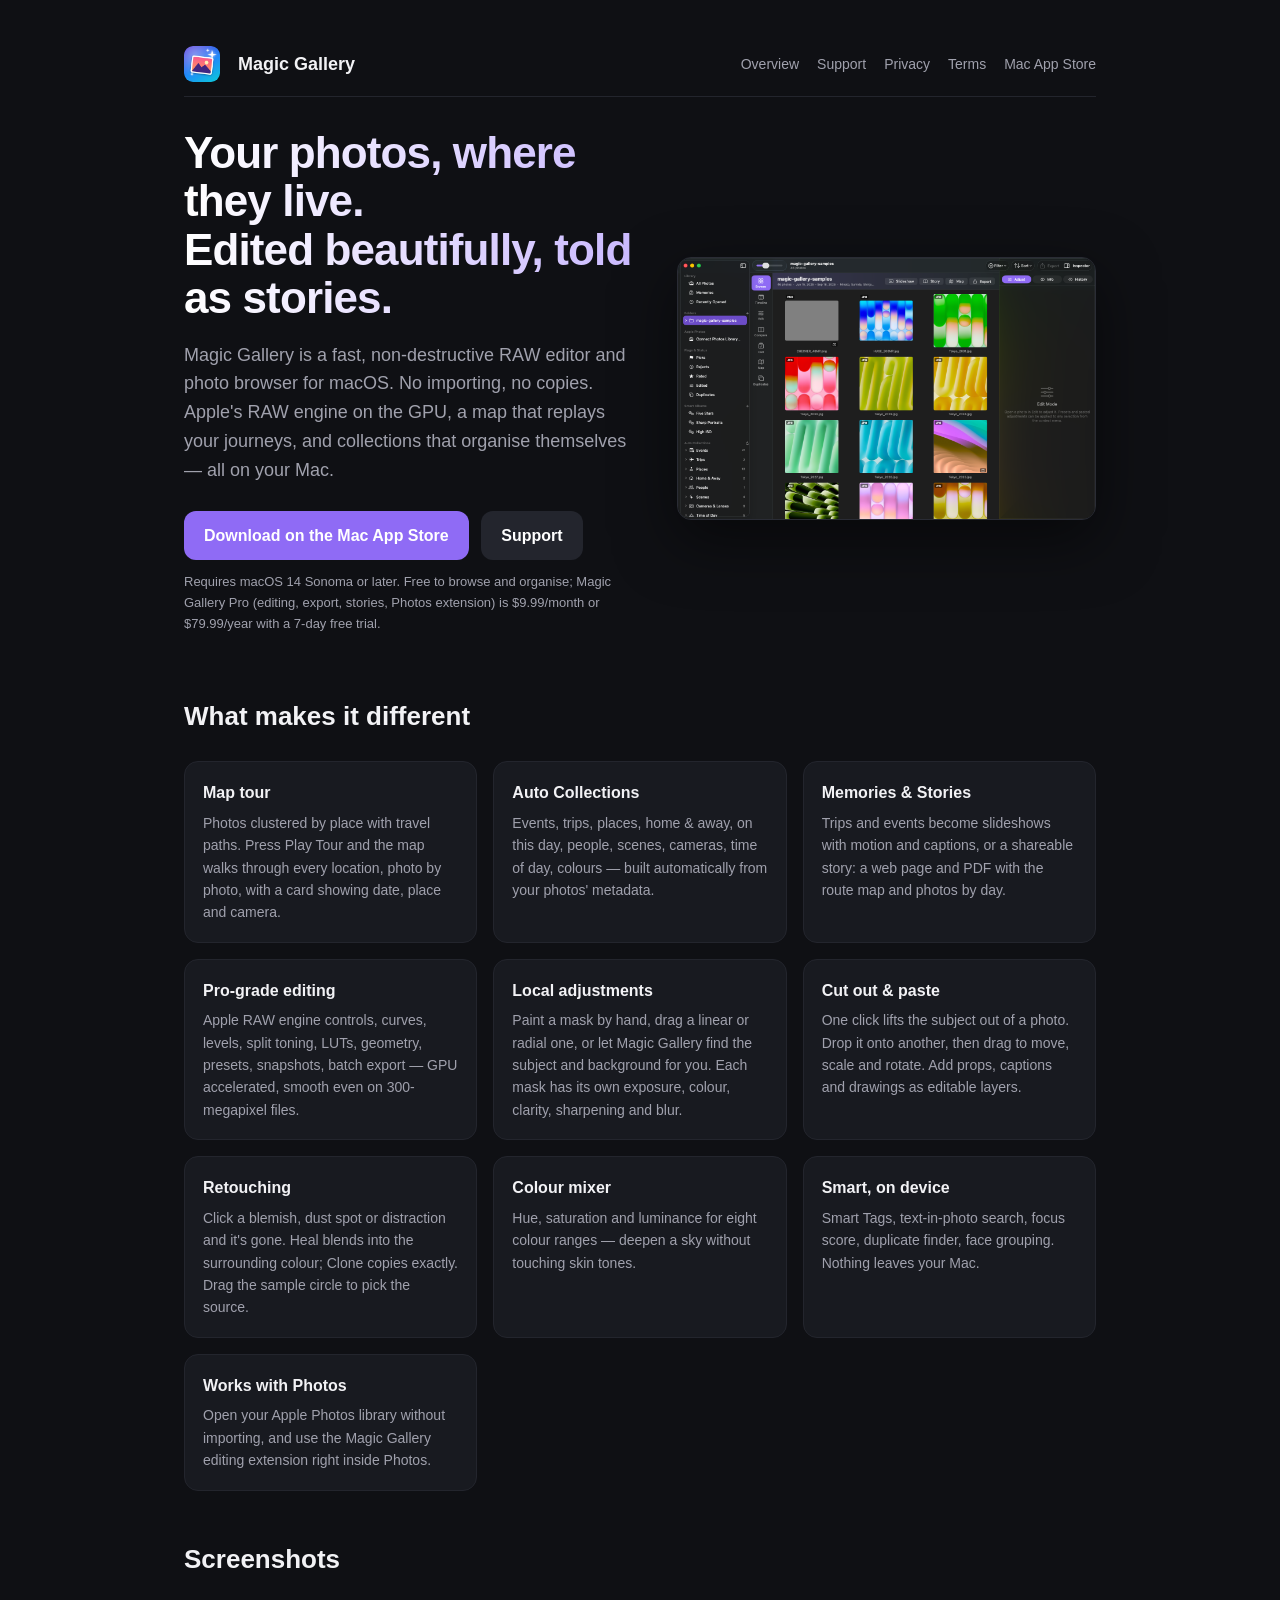
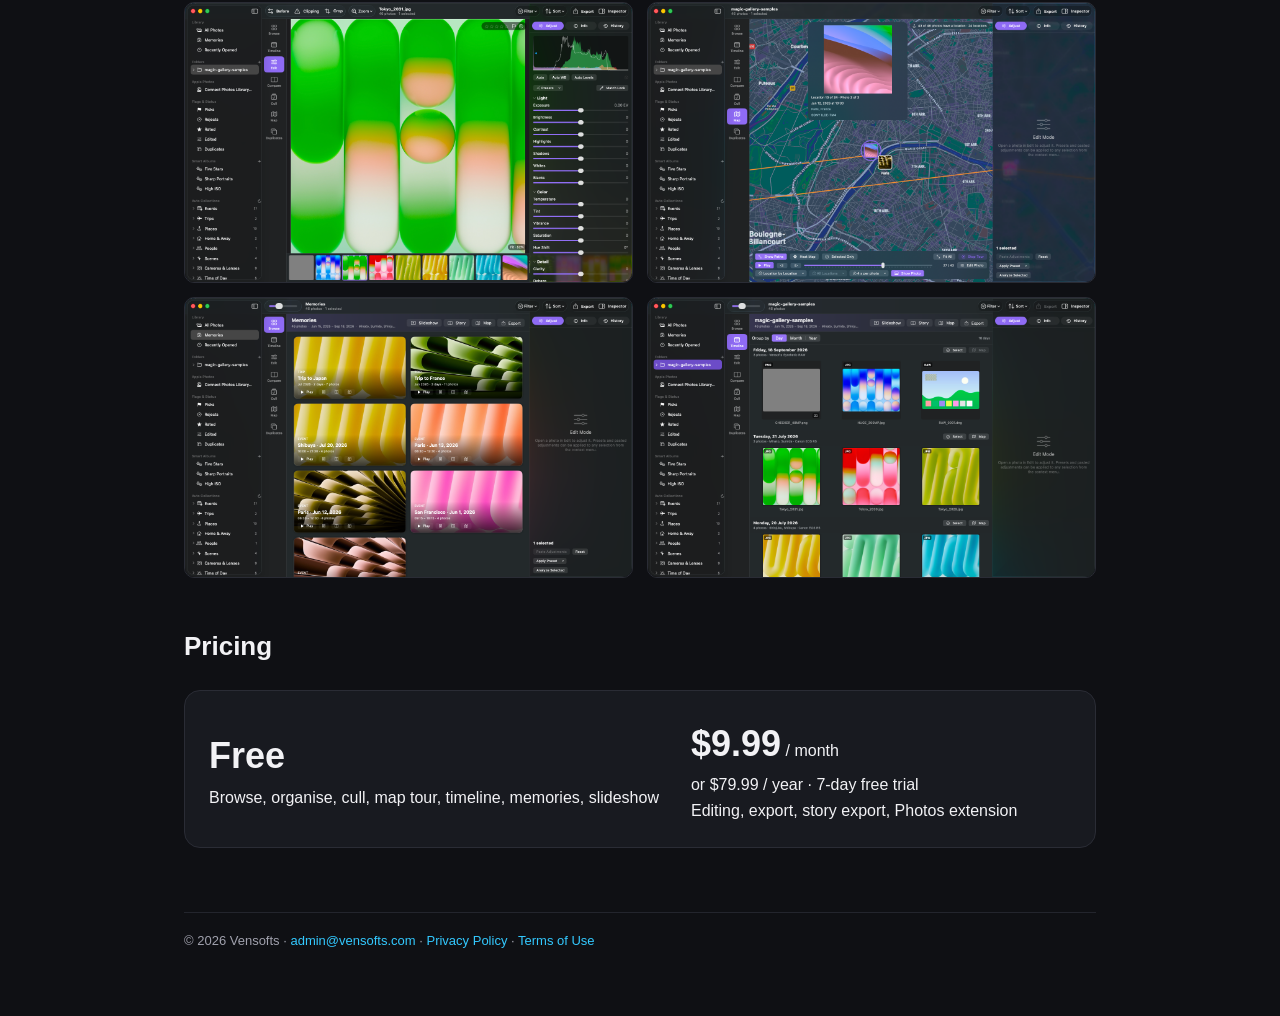
<file: docs/index.html>
<!DOCTYPE html>
<html lang="en">

<head>
  <meta charset="utf-8">
  <meta name="viewport" content="width=device-width,initial-scale=1">
  <title>Magic Gallery — RAW editor & photo browser for Mac</title>
  <meta name="description"
    content="Magic Gallery browses and edits RAW and JPEG photos where they live, with a map tour, auto collections, memories, stories and on-device smart search. By Vensofts.">
  <link rel="icon" href="assets/icon.png">
  <link rel="stylesheet" href="style.css">
</head>

<body>
  <div class="wrap">
    <nav><img src="assets/icon.png" alt=""><span class="brand">Magic Gallery</span><a href="index.html">Overview</a><a
        href="support.html">Support</a><a href="privacy.html">Privacy</a><a href="terms.html">Terms</a><a
        href="https://apps.apple.com/app/id0000000000">Mac App Store</a></nav>
    <section class="hero">
      <div>
        <h1>Your photos, where they live.<br>Edited beautifully, told as stories.</h1>
        <p>Magic Gallery is a fast, non-destructive RAW editor and photo browser for macOS. No importing, no copies.
          Apple's RAW engine on the GPU, a map that replays your journeys, and collections that organise themselves —
          all on your Mac.</p>
        <a class="btn" href="https://apps.apple.com/us/app/magic-gallery-on-map/id6814597122?mt=12">Download on the Mac
          App Store</a>
        <a class="btn secondary" href="support.html">Support</a>
        <p style="font-size:13px;margin-top:12px">Requires macOS 14 Sonoma or later. Free to browse and organise; Magic
          Gallery Pro (editing, export, stories, Photos extension) is $9.99/month or $79.99/year with a 7-day free
          trial.</p>
      </div>
      <img src="assets/screenshot-browse.png" alt="Magic Gallery browse view">
    </section>
    <h2>What makes it different</h2>
    <div class="grid">
      <div class="card">
        <h3>Map tour</h3>
        <p>Photos clustered by place with travel paths. Press Play Tour and the map walks through every location, photo
          by photo, with a card showing date, place and camera.</p>
      </div>
      <div class="card">
        <h3>Auto Collections</h3>
        <p>Events, trips, places, home &amp; away, on this day, people, scenes, cameras, time of day, colours — built
          automatically from your photos' metadata.</p>
      </div>
      <div class="card">
        <h3>Memories &amp; Stories</h3>
        <p>Trips and events become slideshows with motion and captions, or a shareable story: a web page and PDF with
          the route map and photos by day.</p>
      </div>
      <div class="card">
        <h3>Pro-grade editing</h3>
        <p>Apple RAW engine controls, curves, levels, split toning, LUTs, geometry, presets, snapshots, batch export —
          GPU accelerated, smooth even on 300-megapixel files.</p>
      </div>
      <div class="card">
        <h3>Local adjustments</h3>
        <p>Paint a mask by hand, drag a linear or radial one, or let Magic Gallery find the subject and background for
          you. Each mask has its own exposure, colour, clarity, sharpening and blur.</p>
      </div>
      <div class="card">
        <h3>Cut out &amp; paste</h3>
        <p>One click lifts the subject out of a photo. Drop it onto another, then drag to move, scale and rotate. Add
          props, captions and drawings as editable layers.</p>
      </div>
      <div class="card">
        <h3>Retouching</h3>
        <p>Click a blemish, dust spot or distraction and it's gone. Heal blends into the surrounding colour; Clone
          copies exactly. Drag the sample circle to pick the source.</p>
      </div>
      <div class="card">
        <h3>Colour mixer</h3>
        <p>Hue, saturation and luminance for eight colour ranges — deepen a sky without touching skin tones.</p>
      </div>
      <div class="card">
        <h3>Smart, on device</h3>
        <p>Smart Tags, text-in-photo search, focus score, duplicate finder, face grouping. Nothing leaves your Mac.</p>
      </div>
      <div class="card">
        <h3>Works with Photos</h3>
        <p>Open your Apple Photos library without importing, and use the Magic Gallery editing extension right inside
          Photos.</p>
      </div>
    </div>
    <h2>Screenshots</h2>
    <div class="shots">
      <img src="assets/screenshot-edit.png" alt="Editing"><img src="assets/screenshot-map.png" alt="Map tour">
      <img src="assets/screenshot-memories.png" alt="Memories"><img src="assets/screenshot-timeline.png" alt="Timeline">
    </div>
    <h2>Pricing</h2>
    <div class="price">
      <div><b>Free</b><br>Browse, organise, cull, map tour, timeline, memories, slideshow</div>
      <div><b>$9.99</b> / month<br>or $79.99 / year · 7-day free trial<br>Editing, export, story export, Photos
        extension</div>
    </div>
    <footer>© 2026 Vensofts · <a href="mailto:admin@vensofts.com">admin@vensofts.com</a> · <a
        href="privacy.html">Privacy Policy</a> · <a href="terms.html">Terms of Use</a></footer>
  </div>
</body>

</html>
</file>
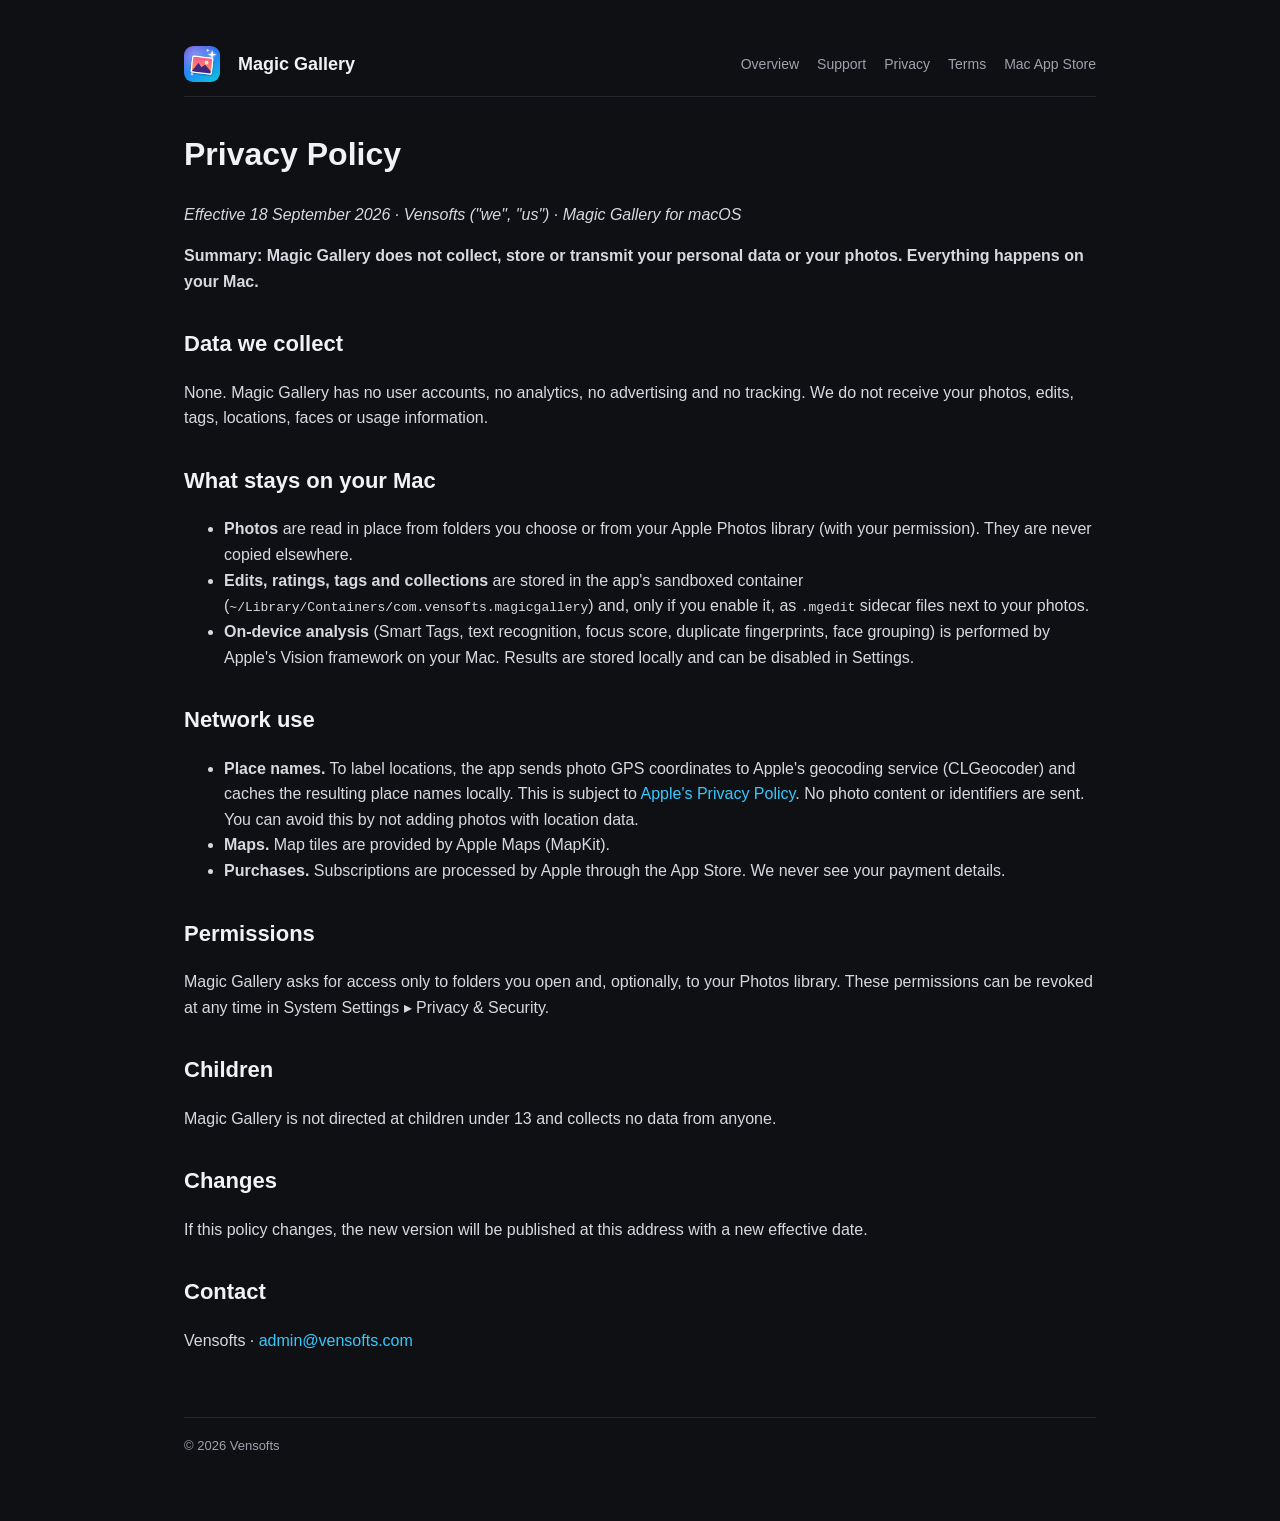
<file: docs/privacy.html>
<!DOCTYPE html><html lang="en"><head><meta charset="utf-8"><meta name="viewport" content="width=device-width,initial-scale=1"><title>Magic Gallery — Privacy Policy</title><link rel="icon" href="assets/icon.png"><link rel="stylesheet" href="style.css"></head><body><div class="wrap doc">
<nav><img src="assets/icon.png" alt=""><span class="brand">Magic Gallery</span><a href="index.html">Overview</a><a href="support.html">Support</a><a href="privacy.html">Privacy</a><a href="terms.html">Terms</a><a href="https://apps.apple.com/app/id0000000000">Mac App Store</a></nav>
<h1>Privacy Policy</h1>
<p><i>Effective 18 September 2026 · Vensofts ("we", "us") · Magic Gallery for macOS</i></p>
<p><b>Summary: Magic Gallery does not collect, store or transmit your personal data or your photos. Everything happens on your Mac.</b></p>
<h2>Data we collect</h2>
<p>None. Magic Gallery has no user accounts, no analytics, no advertising and no tracking. We do not receive your photos, edits, tags, locations, faces or usage information.</p>
<h2>What stays on your Mac</h2>
<ul>
<li><b>Photos</b> are read in place from folders you choose or from your Apple Photos library (with your permission). They are never copied elsewhere.</li>
<li><b>Edits, ratings, tags and collections</b> are stored in the app's sandboxed container (<code>~/Library/Containers/com.vensofts.magicgallery</code>) and, only if you enable it, as <code>.mgedit</code> sidecar files next to your photos.</li>
<li><b>On-device analysis</b> (Smart Tags, text recognition, focus score, duplicate fingerprints, face grouping) is performed by Apple's Vision framework on your Mac. Results are stored locally and can be disabled in Settings.</li>
</ul>
<h2>Network use</h2>
<ul>
<li><b>Place names.</b> To label locations, the app sends photo GPS coordinates to Apple's geocoding service (CLGeocoder) and caches the resulting place names locally. This is subject to <a href="https://www.apple.com/legal/privacy/">Apple's Privacy Policy</a>. No photo content or identifiers are sent. You can avoid this by not adding photos with location data.</li>
<li><b>Maps.</b> Map tiles are provided by Apple Maps (MapKit).</li>
<li><b>Purchases.</b> Subscriptions are processed by Apple through the App Store. We never see your payment details.</li>
</ul>
<h2>Permissions</h2>
<p>Magic Gallery asks for access only to folders you open and, optionally, to your Photos library. These permissions can be revoked at any time in System Settings ▸ Privacy &amp; Security.</p>
<h2>Children</h2><p>Magic Gallery is not directed at children under 13 and collects no data from anyone.</p>
<h2>Changes</h2><p>If this policy changes, the new version will be published at this address with a new effective date.</p>
<h2>Contact</h2><p>Vensofts · <a href="mailto:admin@vensofts.com">admin@vensofts.com</a></p>
<footer>© 2026 Vensofts</footer>
</div></body></html>
</file>
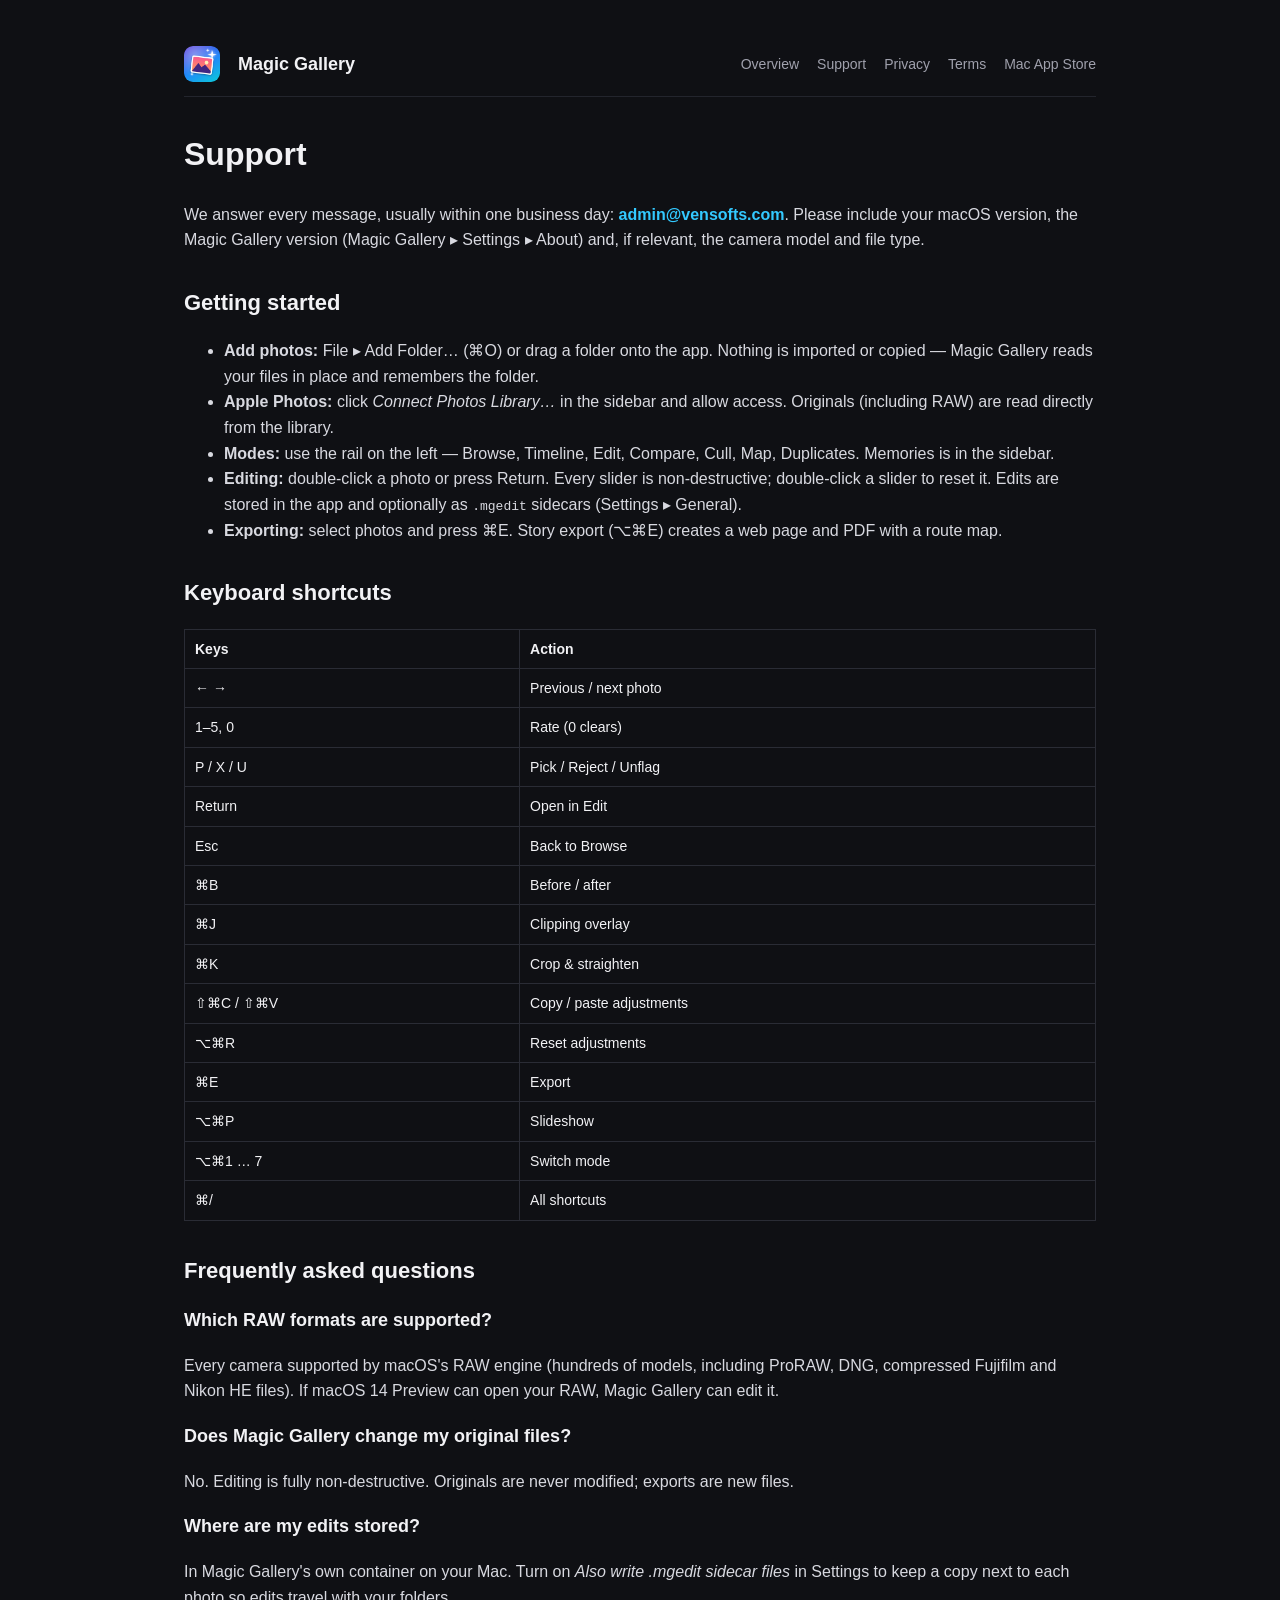
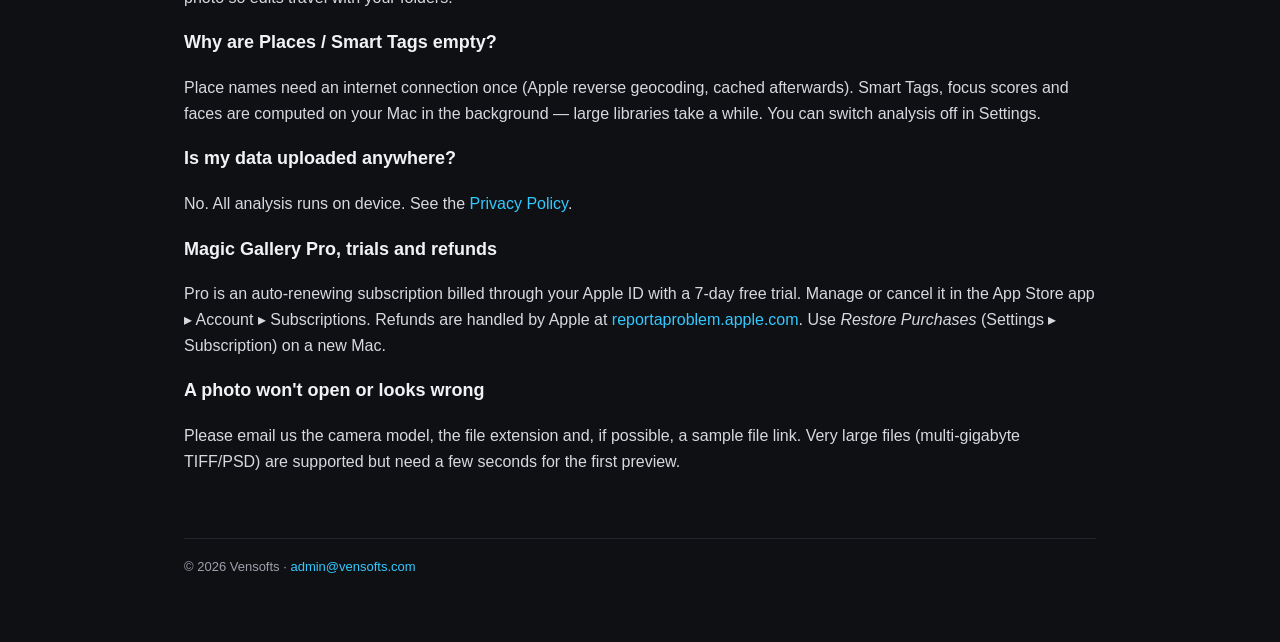
<file: docs/support.html>
<!DOCTYPE html><html lang="en"><head><meta charset="utf-8"><meta name="viewport" content="width=device-width,initial-scale=1"><title>Magic Gallery — Support</title><link rel="icon" href="assets/icon.png"><link rel="stylesheet" href="style.css"></head><body><div class="wrap doc">
<nav><img src="assets/icon.png" alt=""><span class="brand">Magic Gallery</span><a href="index.html">Overview</a><a href="support.html">Support</a><a href="privacy.html">Privacy</a><a href="terms.html">Terms</a><a href="https://apps.apple.com/app/id0000000000">Mac App Store</a></nav>
<h1>Support</h1>
<p>We answer every message, usually within one business day: <a href="mailto:admin@vensofts.com?subject=Magic%20Gallery%20Support"><b>admin@vensofts.com</b></a>. Please include your macOS version, the Magic Gallery version (Magic Gallery ▸ Settings ▸ About) and, if relevant, the camera model and file type.</p>
<h2>Getting started</h2>
<ul>
<li><b>Add photos:</b> File ▸ Add Folder… (⌘O) or drag a folder onto the app. Nothing is imported or copied — Magic Gallery reads your files in place and remembers the folder.</li>
<li><b>Apple Photos:</b> click <i>Connect Photos Library…</i> in the sidebar and allow access. Originals (including RAW) are read directly from the library.</li>
<li><b>Modes:</b> use the rail on the left — Browse, Timeline, Edit, Compare, Cull, Map, Duplicates. Memories is in the sidebar.</li>
<li><b>Editing:</b> double-click a photo or press Return. Every slider is non-destructive; double-click a slider to reset it. Edits are stored in the app and optionally as <code>.mgedit</code> sidecars (Settings ▸ General).</li>
<li><b>Exporting:</b> select photos and press ⌘E. Story export (⌥⌘E) creates a web page and PDF with a route map.</li>
</ul>
<h2>Keyboard shortcuts</h2>
<table><tr><th>Keys</th><th>Action</th></tr>
<tr><td>← →</td><td>Previous / next photo</td></tr><tr><td>1–5, 0</td><td>Rate (0 clears)</td></tr><tr><td>P / X / U</td><td>Pick / Reject / Unflag</td></tr>
<tr><td>Return</td><td>Open in Edit</td></tr><tr><td>Esc</td><td>Back to Browse</td></tr><tr><td>⌘B</td><td>Before / after</td></tr><tr><td>⌘J</td><td>Clipping overlay</td></tr>
<tr><td>⌘K</td><td>Crop &amp; straighten</td></tr><tr><td>⇧⌘C / ⇧⌘V</td><td>Copy / paste adjustments</td></tr><tr><td>⌥⌘R</td><td>Reset adjustments</td></tr><tr><td>⌘E</td><td>Export</td></tr>
<tr><td>⌥⌘P</td><td>Slideshow</td></tr><tr><td>⌥⌘1 … 7</td><td>Switch mode</td></tr><tr><td>⌘/</td><td>All shortcuts</td></tr></table>
<h2>Frequently asked questions</h2>
<h3>Which RAW formats are supported?</h3><p>Every camera supported by macOS's RAW engine (hundreds of models, including ProRAW, DNG, compressed Fujifilm and Nikon HE files). If macOS 14 Preview can open your RAW, Magic Gallery can edit it.</p>
<h3>Does Magic Gallery change my original files?</h3><p>No. Editing is fully non-destructive. Originals are never modified; exports are new files.</p>
<h3>Where are my edits stored?</h3><p>In Magic Gallery's own container on your Mac. Turn on <i>Also write .mgedit sidecar files</i> in Settings to keep a copy next to each photo so edits travel with your folders.</p>
<h3>Why are Places / Smart Tags empty?</h3><p>Place names need an internet connection once (Apple reverse geocoding, cached afterwards). Smart Tags, focus scores and faces are computed on your Mac in the background — large libraries take a while. You can switch analysis off in Settings.</p>
<h3>Is my data uploaded anywhere?</h3><p>No. All analysis runs on device. See the <a href="privacy.html">Privacy Policy</a>.</p>
<h3>Magic Gallery Pro, trials and refunds</h3><p>Pro is an auto-renewing subscription billed through your Apple ID with a 7-day free trial. Manage or cancel it in the App Store app ▸ Account ▸ Subscriptions. Refunds are handled by Apple at <a href="https://reportaproblem.apple.com">reportaproblem.apple.com</a>. Use <i>Restore Purchases</i> (Settings ▸ Subscription) on a new Mac.</p>
<h3>A photo won't open or looks wrong</h3><p>Please email us the camera model, the file extension and, if possible, a sample file link. Very large files (multi-gigabyte TIFF/PSD) are supported but need a few seconds for the first preview.</p>
<footer>© 2026 Vensofts · <a href="mailto:admin@vensofts.com">admin@vensofts.com</a></footer>
</div></body></html>
</file>
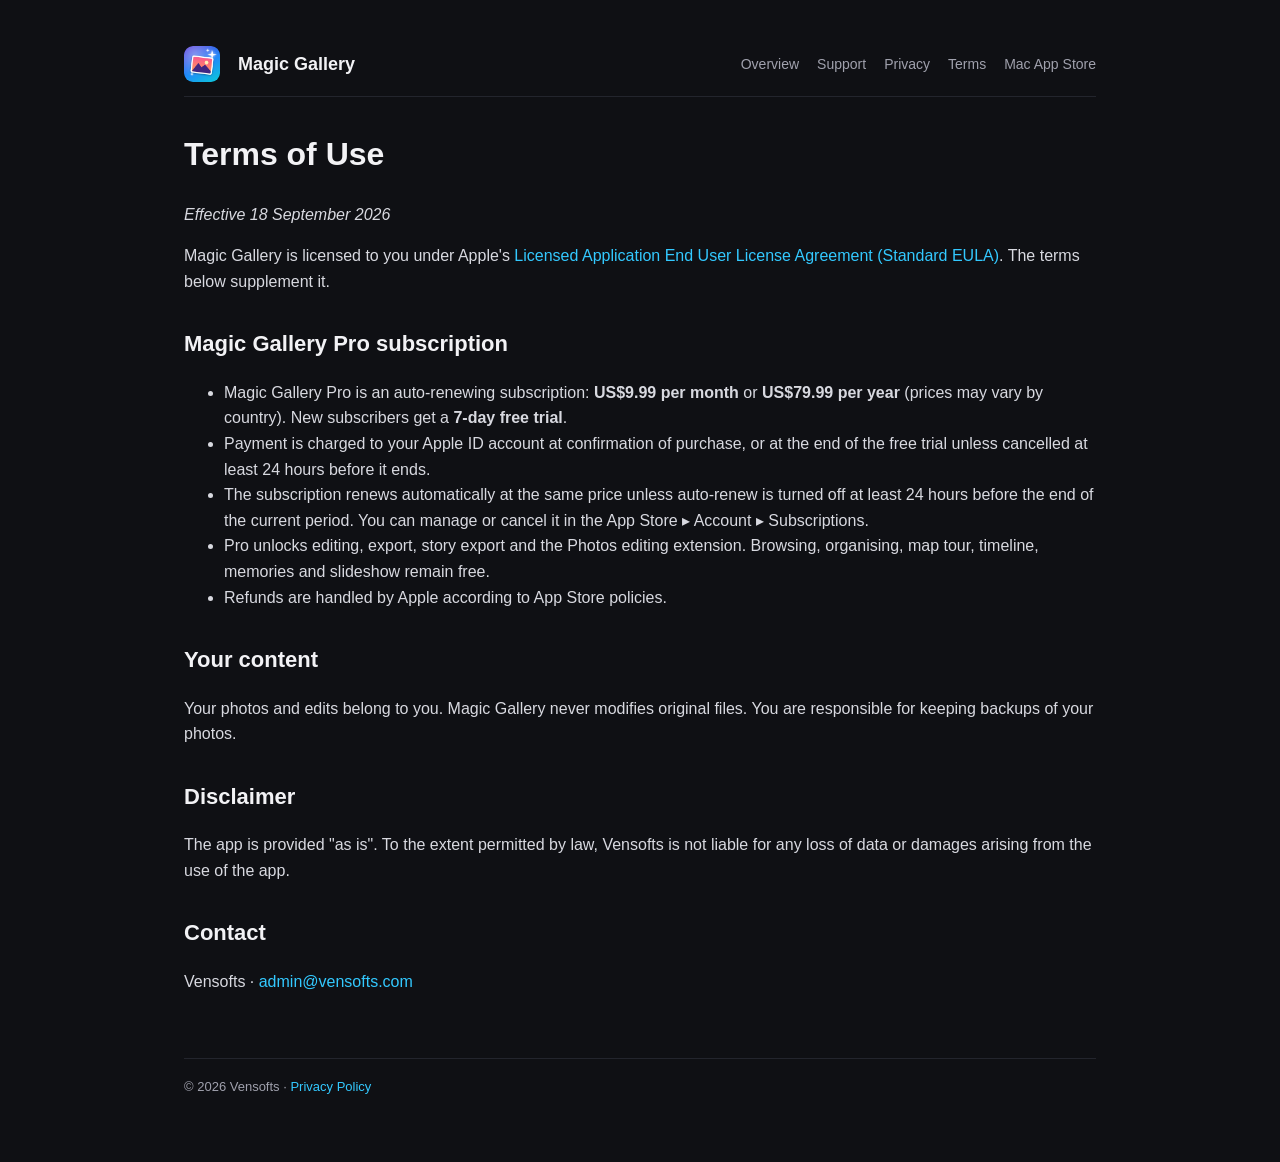
<file: docs/terms.html>
<!DOCTYPE html><html lang="en"><head><meta charset="utf-8"><meta name="viewport" content="width=device-width,initial-scale=1"><title>Magic Gallery — Terms of Use</title><link rel="icon" href="assets/icon.png"><link rel="stylesheet" href="style.css"></head><body><div class="wrap doc">
<nav><img src="assets/icon.png" alt=""><span class="brand">Magic Gallery</span><a href="index.html">Overview</a><a href="support.html">Support</a><a href="privacy.html">Privacy</a><a href="terms.html">Terms</a><a href="https://apps.apple.com/app/id0000000000">Mac App Store</a></nav>
<h1>Terms of Use</h1>
<p><i>Effective 18 September 2026</i></p>
<p>Magic Gallery is licensed to you under Apple's <a href="https://www.apple.com/legal/internet-services/itunes/dev/stdeula/">Licensed Application End User License Agreement (Standard EULA)</a>. The terms below supplement it.</p>
<h2>Magic Gallery Pro subscription</h2>
<ul>
<li>Magic Gallery Pro is an auto-renewing subscription: <b>US$9.99 per month</b> or <b>US$79.99 per year</b> (prices may vary by country). New subscribers get a <b>7-day free trial</b>.</li>
<li>Payment is charged to your Apple ID account at confirmation of purchase, or at the end of the free trial unless cancelled at least 24 hours before it ends.</li>
<li>The subscription renews automatically at the same price unless auto-renew is turned off at least 24 hours before the end of the current period. You can manage or cancel it in the App Store ▸ Account ▸ Subscriptions.</li>
<li>Pro unlocks editing, export, story export and the Photos editing extension. Browsing, organising, map tour, timeline, memories and slideshow remain free.</li>
<li>Refunds are handled by Apple according to App Store policies.</li>
</ul>
<h2>Your content</h2><p>Your photos and edits belong to you. Magic Gallery never modifies original files. You are responsible for keeping backups of your photos.</p>
<h2>Disclaimer</h2><p>The app is provided "as is". To the extent permitted by law, Vensofts is not liable for any loss of data or damages arising from the use of the app.</p>
<h2>Contact</h2><p>Vensofts · <a href="mailto:admin@vensofts.com">admin@vensofts.com</a></p>
<footer>© 2026 Vensofts · <a href="privacy.html">Privacy Policy</a></footer>
</div></body></html>
</file>
<file: docs/style.css>
:root { --bg:#0f1014; --fg:#f2f2f5; --muted:#a0a1ad; --card:#181a20; --accent:#8f6bf5; --accent2:#33c9ff; }
* { box-sizing:border-box; }
body { margin:0; background:var(--bg); color:var(--fg); font-family:-apple-system,"SF Pro Text",Helvetica,Arial,sans-serif; line-height:1.6; }
a { color:var(--accent2); text-decoration:none; } a:hover { text-decoration:underline; }
.wrap { max-width:960px; margin:0 auto; padding:32px 24px 64px; }
nav { display:flex; align-items:center; gap:18px; padding:14px 0; border-bottom:1px solid #23252d; margin-bottom:32px; }
nav img { width:36px; height:36px; border-radius:9px; } nav .brand { font-weight:700; font-size:18px; margin-right:auto; } nav a { color:var(--muted); font-size:14px; } nav a:hover { color:var(--fg); }
.hero { display:grid; grid-template-columns:1.1fr 1fr; gap:32px; align-items:center; margin:24px 0 48px; }
.hero h1 { font-size:44px; line-height:1.1; margin:0 0 12px; letter-spacing:-.02em; background:linear-gradient(90deg,#fff,#c9b8ff); -webkit-background-clip:text; background-clip:text; color:transparent; }
.hero p { color:var(--muted); font-size:18px; }
.hero img { width:100%; border-radius:14px; box-shadow:0 20px 60px rgba(0,0,0,.5); border:1px solid #2a2c35; }
.btn { display:inline-block; background:var(--accent); color:#fff; padding:12px 20px; border-radius:12px; font-weight:600; margin:8px 8px 0 0; } .btn.secondary { background:#23252d; }
.grid { display:grid; grid-template-columns:repeat(auto-fit,minmax(260px,1fr)); gap:16px; margin:24px 0; }
.card { background:var(--card); border:1px solid #23252d; border-radius:14px; padding:18px; } .card h3 { margin:0 0 6px; font-size:16px; } .card p { margin:0; color:var(--muted); font-size:14px; }
.shots { display:grid; grid-template-columns:repeat(auto-fit,minmax(300px,1fr)); gap:14px; } .shots img { width:100%; border-radius:10px; border:1px solid #2a2c35; }
h2 { margin-top:48px; font-size:26px; } h3 { font-size:18px; }
.price { background:var(--card); border:1px solid #2a2c35; border-radius:16px; padding:24px; display:flex; gap:32px; flex-wrap:wrap; align-items:center; } .price b { font-size:36px; }
footer { margin-top:64px; color:var(--muted); font-size:13px; border-top:1px solid #23252d; padding-top:18px; }
.doc h2 { font-size:22px; margin-top:32px; } .doc p, .doc li { color:#d8d9e0; }
table { border-collapse:collapse; width:100%; } td, th { border:1px solid #2a2c35; padding:8px 10px; text-align:left; font-size:14px; }
@media (max-width:760px) { .hero { grid-template-columns:1fr; } .hero h1 { font-size:34px; } }
</file>
